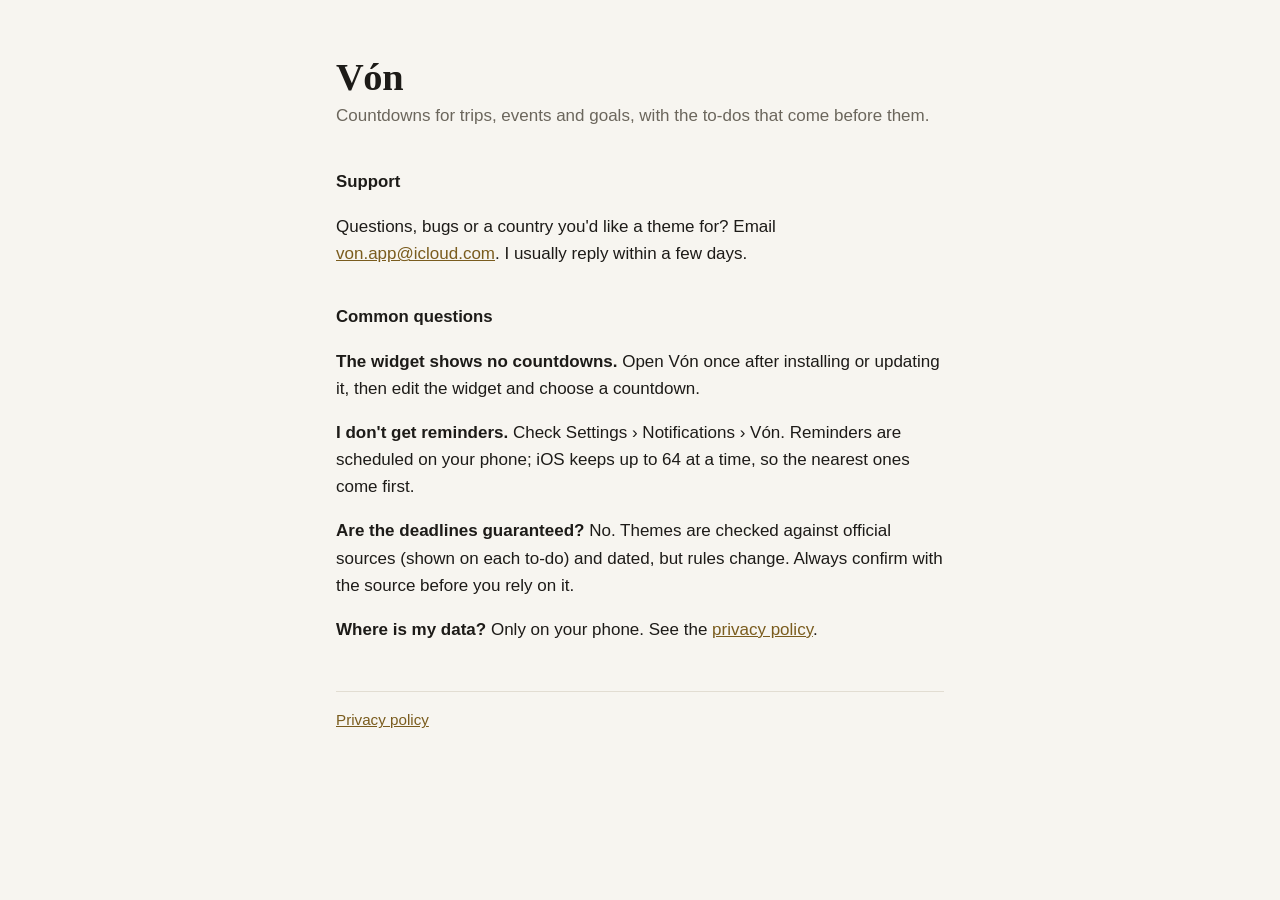
<file: index.html>
<!doctype html>
<html lang="en"><head>
<meta charset="utf-8"><meta name="viewport" content="width=device-width, initial-scale=1">
<title>Vón – Support</title><link rel="stylesheet" href="style.css">
</head><body><main>
<h1>Vón</h1>
<p class="tag">Countdowns for trips, events and goals, with the to-dos that come before them.</p>

<h2>Support</h2>
<p>Questions, bugs or a country you'd like a theme for? Email
<a href="mailto:von.app@icloud.com">von.app@icloud.com</a>. I usually reply within a few days.</p>

<h2>Common questions</h2>
<p><strong>The widget shows no countdowns.</strong> Open Vón once after installing or updating it, then edit the widget and choose a countdown.</p>
<p><strong>I don't get reminders.</strong> Check Settings › Notifications › Vón. Reminders are scheduled on your phone; iOS keeps up to 64 at a time, so the nearest ones come first.</p>
<p><strong>Are the deadlines guaranteed?</strong> No. Themes are checked against official sources (shown on each to-do) and dated, but rules change. Always confirm with the source before you rely on it.</p>
<p><strong>Where is my data?</strong> Only on your phone. See the <a href="privacy.html">privacy policy</a>.</p>

<nav><a href="privacy.html">Privacy policy</a></nav>
</main></body></html>
</file>
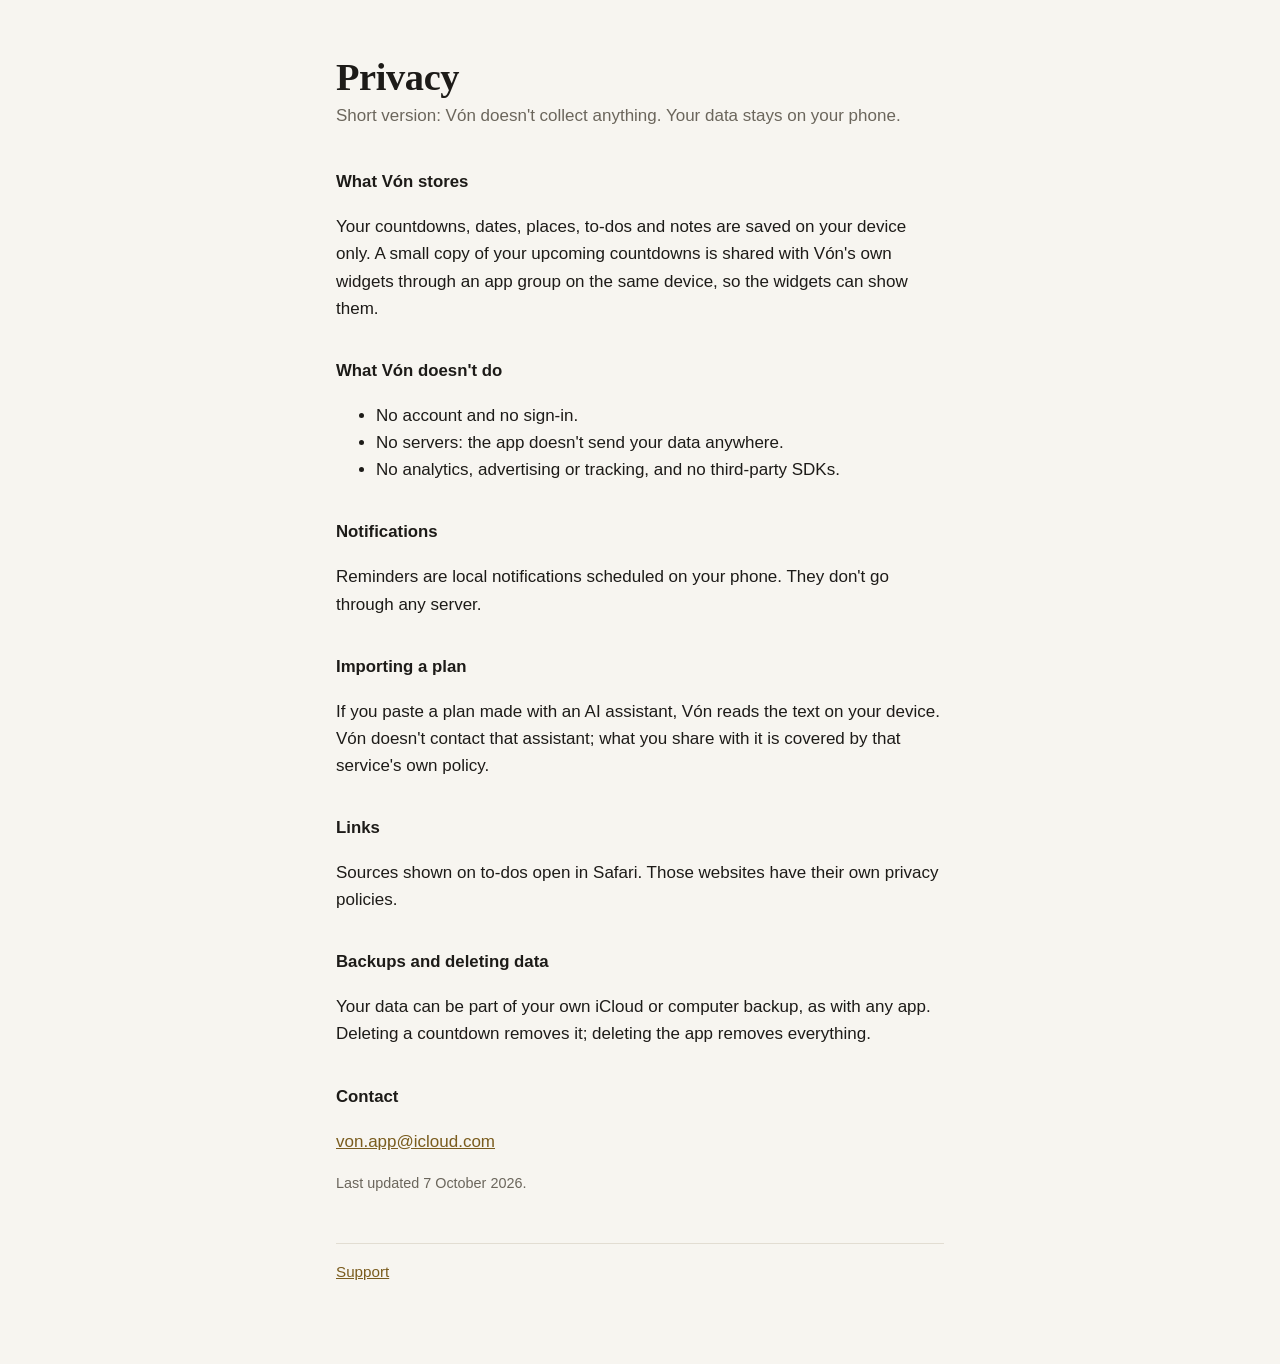
<file: privacy.html>
<!doctype html>
<html lang="en"><head>
<meta charset="utf-8"><meta name="viewport" content="width=device-width, initial-scale=1">
<title>Vón – Privacy</title><link rel="stylesheet" href="style.css">
</head><body><main>
<h1>Privacy</h1>
<p class="tag">Short version: Vón doesn't collect anything. Your data stays on your phone.</p>

<h2>What Vón stores</h2>
<p>Your countdowns, dates, places, to-dos and notes are saved on your device only. A small copy of your upcoming countdowns is shared with Vón's own widgets through an app group on the same device, so the widgets can show them.</p>

<h2>What Vón doesn't do</h2>
<ul>
<li>No account and no sign-in.</li>
<li>No servers: the app doesn't send your data anywhere.</li>
<li>No analytics, advertising or tracking, and no third-party SDKs.</li>
</ul>

<h2>Notifications</h2>
<p>Reminders are local notifications scheduled on your phone. They don't go through any server.</p>

<h2>Importing a plan</h2>
<p>If you paste a plan made with an AI assistant, Vón reads the text on your device. Vón doesn't contact that assistant; what you share with it is covered by that service's own policy.</p>

<h2>Links</h2>
<p>Sources shown on to-dos open in Safari. Those websites have their own privacy policies.</p>

<h2>Backups and deleting data</h2>
<p>Your data can be part of your own iCloud or computer backup, as with any app. Deleting a countdown removes it; deleting the app removes everything.</p>

<h2>Contact</h2>
<p><a href="mailto:von.app@icloud.com">von.app@icloud.com</a></p>
<p class="dim">Last updated 7 October 2026.</p>

<nav><a href="index.html">Support</a></nav>
</main></body></html>
</file>
<file: style.css>
:root { --bg:#f7f5f0; --text:#1d1b18; --dim:#6b665c; --accent:#7a5c1e; --line:#e2ddd2; }
@media (prefers-color-scheme: dark) { :root { --bg:#14151c; --text:#ecebe6; --dim:#9b9890; --accent:#d4a84b; --line:#2a2c36; } }
* { box-sizing:border-box; }
body { margin:0; background:var(--bg); color:var(--text); font:17px/1.6 -apple-system, BlinkMacSystemFont, "Segoe UI", sans-serif; }
main { max-width:640px; margin:0 auto; padding:56px 16px 80px; }
h1 { font:600 2.4rem/1.1 ui-serif, Georgia, serif; margin:0 0 4px; letter-spacing:-0.01em; }
.tag { color:var(--dim); margin:0 0 40px; }
h2 { font-size:1.05rem; margin:36px 0 6px; }
p, li { color:var(--text); } .dim { color:var(--dim); font-size:.9rem; }
a { color:var(--accent); }
nav { display:flex; gap:20px; border-top:1px solid var(--line); margin-top:48px; padding-top:16px; font-size:.95rem; }
</file>
